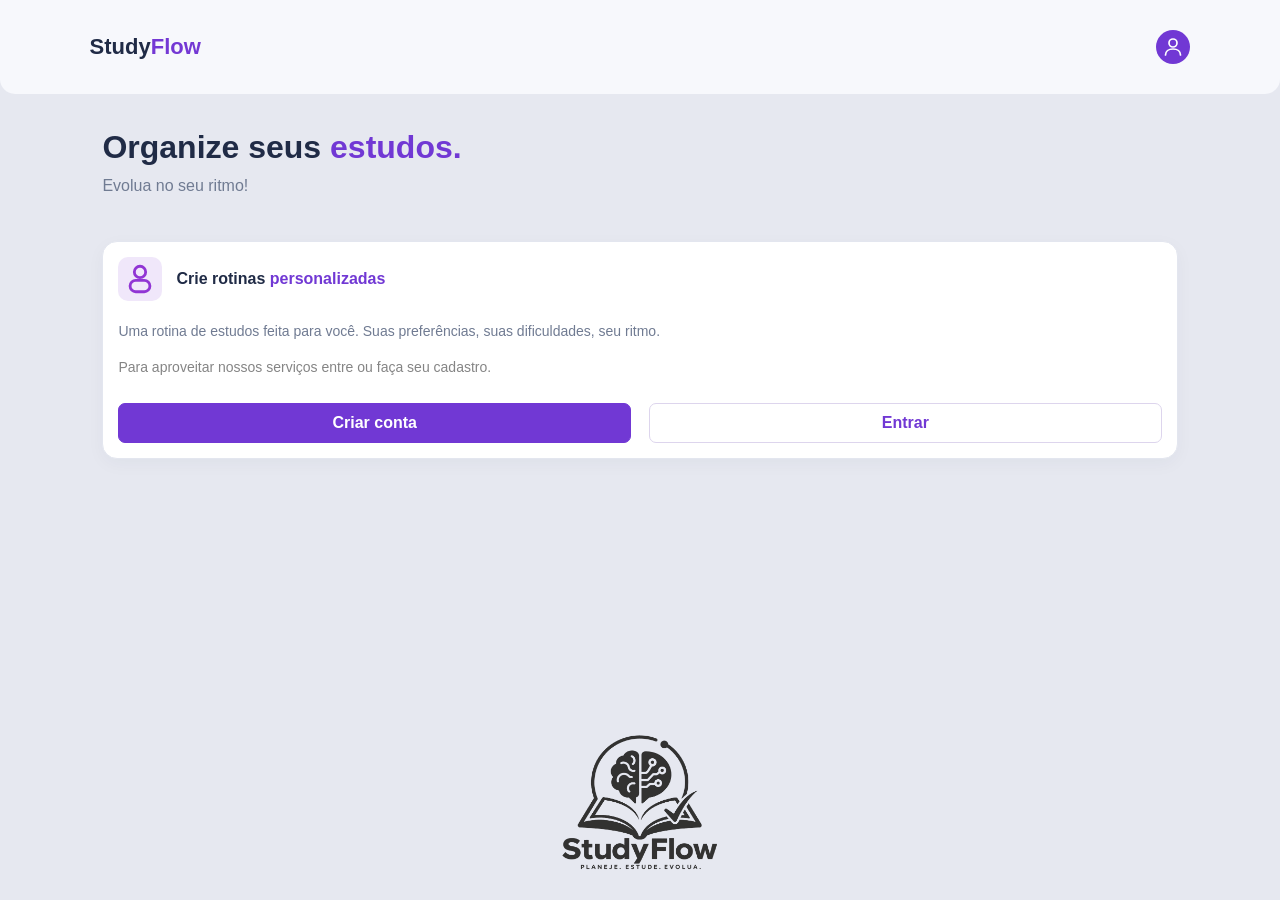
<file: index.html>
<!DOCTYPE html>
<html lang="pt-BR">
<head>
    <meta charset="UTF-8">
    <meta name="viewport" content="width=device-width, initial-scale=1.0">
    <title>StudyFlow</title>
    <link rel="stylesheet" href="style/global.css">
    <link rel="stylesheet" href="style/styleMain.css">
    <script src="script/storage.js" defer></script>
    <script src="script/header.js" defer></script>
    <script src="script/auth.js" defer></script>
    <script src="script/quiz.js" defer></script>
    <script src="script/rotina.js" defer></script>
    <link rel="icon" type="image/png" href="img/iconStudyFlow.png">
</head>
<body>

    <header class="header" id="appHeader"></header>

    <main class="main-content">

        <section id="visitorScreen">

            <div class="main-text">
                <h1>Organize seus <span>estudos.</span></h1>
                <p>Evolua no seu ritmo!</p>
            </div>

            <div class="card">

                <div class="card-title">
                    <div class="user-icon">
                        <svg viewBox="0 0 24 24" fill="none">
                            <circle cx="12" cy="7" r="4" stroke="#9135D4" stroke-width="2"/>
                            <rect x="5" y="13" width="14" height="8" rx="4" stroke="#9135D4" stroke-width="2"/>
                        </svg>
                    </div>
                    <h3>Crie rotinas <span>personalizadas</span></h3>
                </div>

                <p class="description">
                    Uma rotina de estudos feita para você.
                    Suas preferências, suas dificuldades, seu ritmo.
                </p>

                <p class="register-text">
                    Para aproveitar nossos serviços entre ou faça seu cadastro.
                </p>

                <div class="buttons">
                    <a href="pages/telaCadastro.html" class="button primary">Criar conta</a>
                    <a href="pages/telaLogin.html" class="button secondary">Entrar</a>
                </div>

            </div>

        </section>

        <section id="loggedScreen" hidden>

            <div class="main-text">
                <h1>Olá, <span id="mainUserName">Estudante</span>! 👋</h1>
                <p>Organize seus estudos e evolua no seu ritmo!</p>
            </div>

            <div class="card">

                <div class="card-title">
                    <div class="user-icon">
                        <svg viewBox="0 0 24 24" fill="none">
                            <rect x="3" y="3" width="18" height="18" rx="1" stroke="#9135D4" stroke-width="2"/>
                            <line x1="3" y1="4" x2="21" y2="4" stroke="#9135D4" stroke-width="3"/>
                            <line x1="3" y1="8" x2="16" y2="8" stroke="#8412d67a" stroke-width="2"/>
                            <line x1="3" y1="12" x2="10" y2="12" stroke="#8412d67a" stroke-width="2"/>
                            <line x1="3" y1="16" x2="13" y2="16" stroke="#8412d67a" stroke-width="2"/>
                        </svg>
                    </div>
                    <h3 id="loggedCardTitle">Sem <span>rotinas</span> ativas.</h3>
                </div>

                <p class="register-text" id="loggedCardDesc">
                    Defina suas preferências primeiro para criar suas rotinas personalizadas!
                </p>

                <div class="prefs-summary-pills" id="loggedPrefsSummary" hidden></div>

                <div class="buttons">
                    <a href="pages/telaPreferencias.html" class="button primary" id="loggedPrimaryAction">
                        Definir preferências
                    </a>
                    <a href="pages/telaPreferencias.html" class="button secondary" id="loggedSecondaryAction" hidden>
                        Editar preferências
                    </a>
                </div>

            </div>

        </section>

        <section id="routineScreen" class="routine-wrapper" hidden>

            <div class="main-text">
                <h1>Organize seus <span>estudos.</span></h1>
                <p>Evolua no seu ritmo!</p>
            </div>

            <div class="card routine-card-container">

                <div class="routine-title-row">
                    <div class="card-title">
                        <div class="routine-header-icon">
                            <svg viewBox="0 0 24 24" fill="none">
                                <rect x="3" y="4" width="18" height="17" rx="2" stroke="#555" stroke-width="1.8"/>
                                <path d="M3 9H21" stroke="#555" stroke-width="1.8"/>
                                <path d="M8 2V6M16 2V6" stroke="#555" stroke-width="1.8" stroke-linecap="round"/>
                                <path d="M7 12H9M12 12H14M17 12H18M7 16H9M12 16H14M17 16H18" stroke="#555" stroke-width="1.5" stroke-linecap="round"/>
                            </svg>
                        </div>
                        <h3>Sua <span>rotina</span> ativa</h3>
                    </div>

                    <span class="methodology-active-pill" id="activeMethodologyBadge">Metodologia: Pomodoro</span>
                </div>

                <div class="routine-cards-grid" id="routinePreviewGrid"></div>

                <div class="routine-card-footer">
                    <button type="button" class="button secondary routine-clear-btn" id="btnLimparRotina">
                        Limpar rotina
                    </button>
                    <a href="pages/telaPreferencias.html" class="button secondary routine-clear-btn">
                        Editar preferências
                    </a>
                    <a href="pages/telaRotinaCompleta.html" class="button primary routine-full-btn">
                        Ver rotina completa
                    </a>
                </div>

            </div>

        </section>

    </main>

    <footer class="footer">
        <div class="footer-logo">
            <img src="img/LogoStudyFlow.png" alt="Logo do StudyFlow">
        </div>
    </footer>

</body>
</html>
</file>
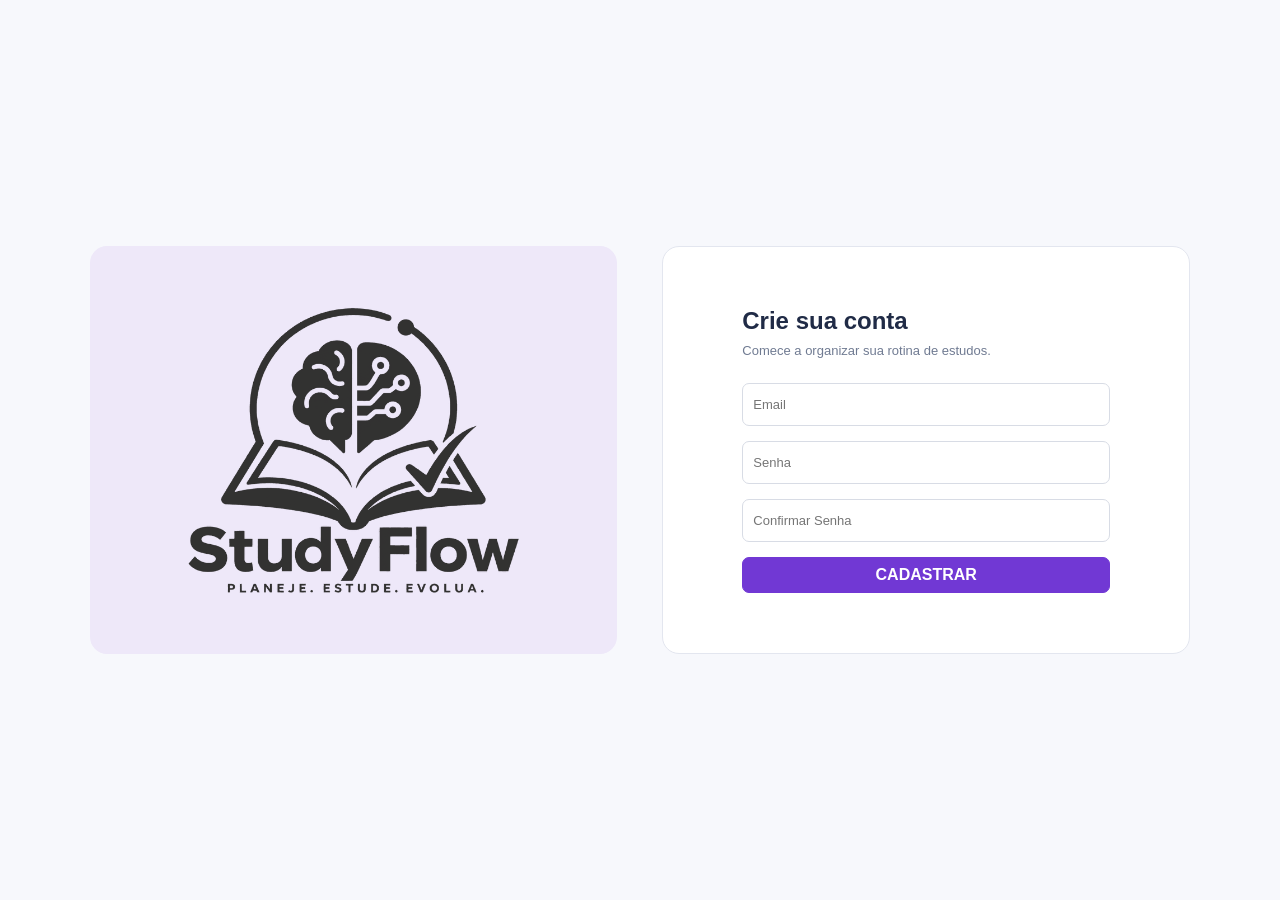
<file: pages/telaCadastro.html>
<!DOCTYPE html>
<html lang="pt-BR">
<head>
    <meta charset="UTF-8">
    <meta name="viewport" content="width=device-width, initial-scale=1.0">
    <title>Cadastro - StudyFlow</title>
    <link rel="stylesheet" href="../style/global.css">
    <link rel="stylesheet" href="../style/styleCadastro.css">
    <script src="../script/storage.js" defer></script>
    <script src="../script/auth.js" defer></script>
    <link rel="icon" type="image/png" href="../img/iconStudyFlow.png">
</head>
<body>

    <main class="auth-container">

        <section class="brand-panel">
            <img src="../img/LogoStudyFlow.png" alt="Logo do StudyFlow">
        </section>

        <section class="form-panel">

            <div class="form-content">

                <h2>Crie sua conta</h2>

                <p class="form-subtitle">
                    Comece a organizar sua rotina de estudos.
                </p>

                <form id="cadastroForm">

                    <input
                        type="text"
                        id="cadUsuario"
                        name="usuario"
                        placeholder="Email"
                        autocomplete="username"
                        required
                    >

                    <input
                        type="password"
                        id="cadSenha"
                        name="senha"
                        placeholder="Senha"
                        autocomplete="new-password"
                        required
                    >

                    <input
                        type="password"
                        id="cadConfirmarSenha"
                        name="confirmarSenha"
                        placeholder="Confirmar Senha"
                        autocomplete="new-password"
                        required
                    >

                    <button type="submit" class="button primary">
                        CADASTRAR
                    </button>

                </form>

            </div>

        </section>

    </main>

</body>
</html>
</file>
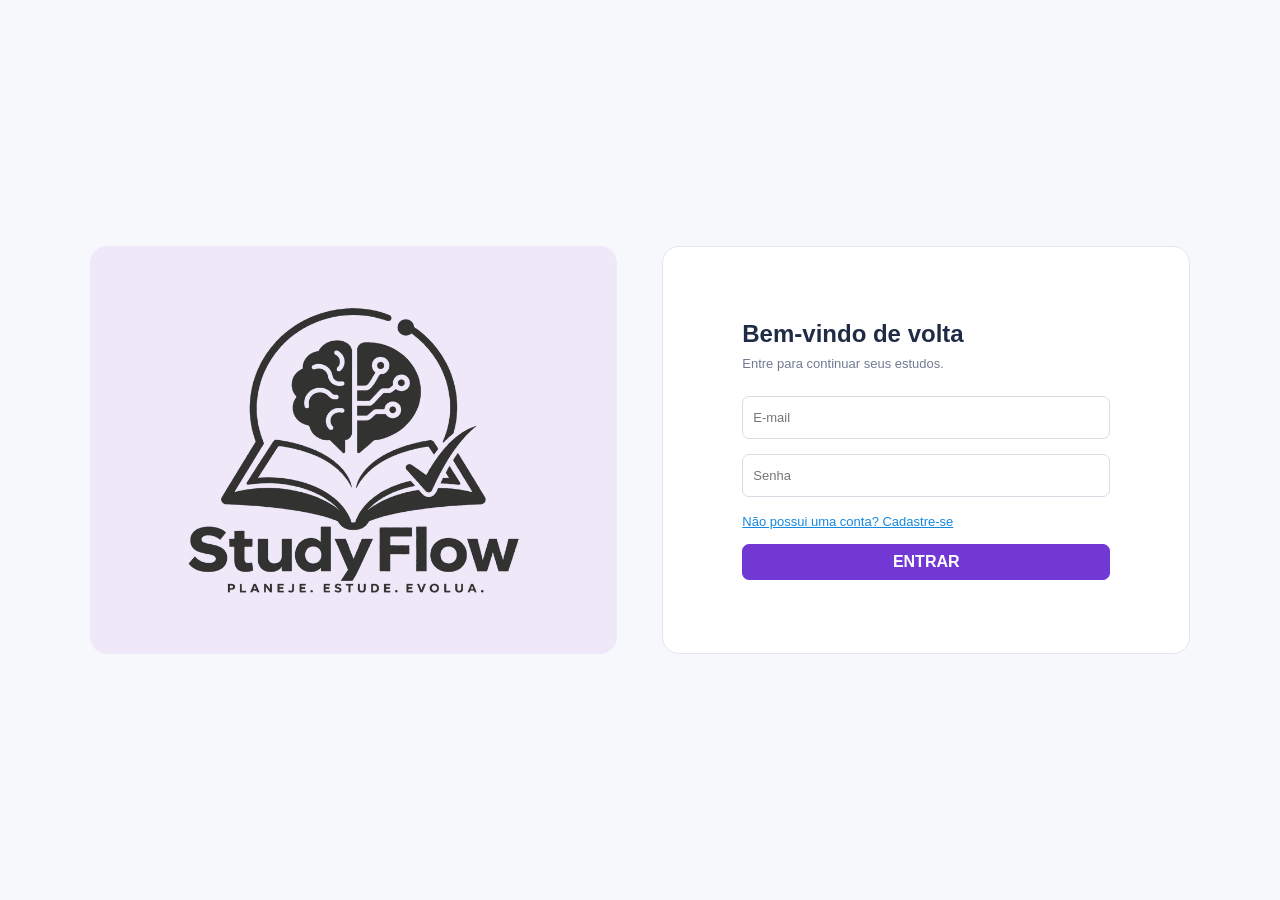
<file: pages/telaCriarRotina.html>
<!DOCTYPE html>
<html lang="pt-BR">
<head>
    <meta charset="UTF-8">
    <meta name="viewport" content="width=device-width, initial-scale=1.0">
    <title>Criar Rotina - StudyFlow</title>
    <link rel="stylesheet" href="../style/global.css">
    <link rel="stylesheet" href="../style/styleMain.css">
    <script src="../script/storage.js" defer></script>
    <script src="../script/header.js" defer></script>
    <script src="../script/auth.js" defer></script>
    <script src="../script/criar_rotina.js" defer></script>
    <link rel="icon" type="image/png" href="../img/iconStudyFlow.png">
</head>
<body>

    <header class="header" id="appHeader"></header>

    <main class="main-content split-layout">

        <section class="left-column">
            <div class="main-text">
                <h1 id="heading">Criando sua rotina <br><span>personalizada</span></h1>
                <p id="description">Escolha a metodologia de estudos que guiará suas sessões:</p>
            </div>
        </section>

        <section class="right-column">

            <div class="card" id="create-routine-card">

                <div class="screen active">
                    <h3 class="card-subtitle">Selecione uma <span>metodologia</span> de estudos</h3>

                    <div class="methods-list">
                        <label class="option-pill method-pill" data-description="Leitura ativa em cinco etapas: Explorar, Questionar, Ler, Recitar e Revisar o conteúdo.">
                            <input type="radio" name="metodo" value="SQ3R">
                            <span>SQ3R</span>
                        </label>
                        <label class="option-pill method-pill" data-description="Consolide o aprendizado explicando o assunto em voz alta com palavras simples.">
                            <input type="radio" name="metodo" value="Feynman">
                            <span>Feynman</span>
                        </label>
                        <label class="option-pill method-pill" data-description="Ciclos de estudo focado de 25 minutos intercalados com pausas curtas de 5 minutos.">
                            <input type="radio" name="metodo" value="Pomodoro">
                            <span>Pomodoro</span>
                        </label>
                    </div>
                    <div id="popup"></div>
                </div>

                <div class="screen">
                    <div class="subjects-grid" id="subjects-grid"></div>
                </div>

                <div class="screen">
                    <input id="file-input" type="file" accept=".pdf,.doc,.docx,.txt,.png,.jpg,.jpeg" multiple hidden>
                    <div class="files-list" id="files-list"></div>
                </div>

            </div>

            <div class="actions-bar">
                <button class="button secondary" id="add-files" type="button" hidden>
                    + Adicionar material
                </button>

                <div class="nav-buttons">
                    <button class="button secondary" id="back" type="button" hidden>
                        ← Voltar
                    </button>
                    <button class="button primary" id="next" type="button">
                        Avançar →
                    </button>
                </div>
            </div>

        </section>

    </main>

    <footer class="footer">
        <div class="footer-logo">
            <img src="../img/LogoStudyFlow.png" alt="Logo do StudyFlow">
        </div>
    </footer>

</body>
</html>
</file>
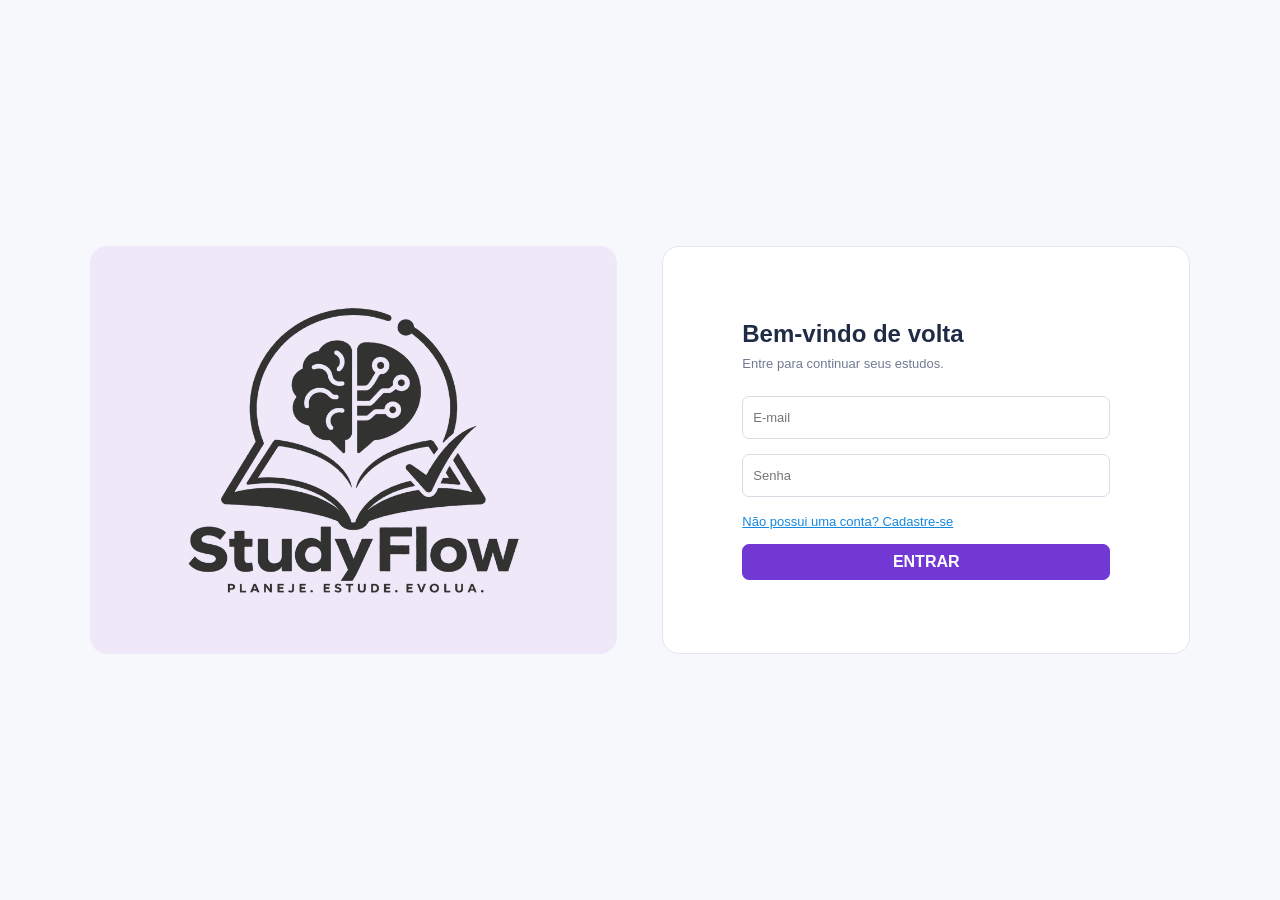
<file: pages/telaLogin.html>
<!DOCTYPE html>
<html lang="pt-BR">
<head>
    <meta charset="UTF-8">
    <meta name="viewport" content="width=device-width, initial-scale=1.0">
    <title>Login - StudyFlow</title>
    <link rel="stylesheet" href="../style/global.css">
    <link rel="stylesheet" href="../style/styleCadastro.css">
    <script src="../script/storage.js" defer></script>
    <script src="../script/auth.js" defer></script>
    <link rel="icon" type="image/png" href="../img/iconStudyFlow.png">
</head>
<body>

    <main class="auth-container">

        <section class="brand-panel">
            <img src="../img/LogoStudyFlow.png" alt="Logo do StudyFlow">
        </section>

        <section class="form-panel">
            <div class="form-content">
                <h2>Bem-vindo de volta</h2>
                <p class="form-subtitle">Entre para continuar seus estudos.</p>

                <form id="loginForm">
                    <input
                        type="text"
                        id="usuario"
                        name="usuario"
                        placeholder="E-mail"
                        autocomplete="username"
                        required
                    >

                    <input
                        type="password"
                        id="senha"
                        name="senha"
                        placeholder="Senha"
                        autocomplete="current-password"
                        required
                    >

                    <a href="telaCadastro.html" class="register-link">
                        Não possui uma conta? Cadastre-se
                    </a>

                    <button type="submit" class="button primary">ENTRAR</button>
                </form>
            </div>
        </section>

    </main>

</body>
</html>
</file>
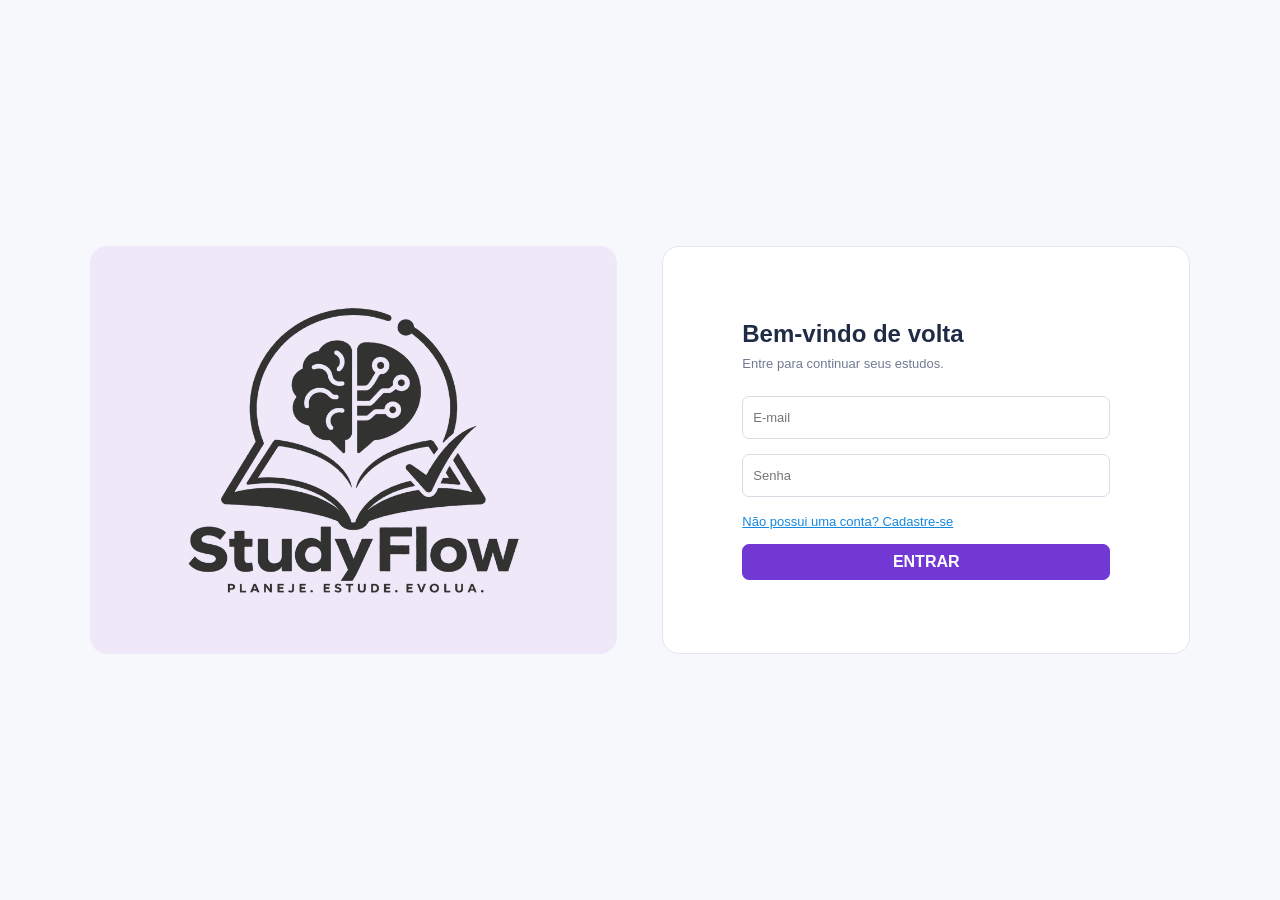
<file: pages/telaPreferencias.html>
<!DOCTYPE html>
<html lang="pt-BR">
<head>
    <meta charset="UTF-8">
    <meta name="viewport" content="width=device-width, initial-scale=1.0">
    <title>Preferências - StudyFlow</title>
    <link rel="stylesheet" href="../style/global.css">
    <link rel="stylesheet" href="../style/styleMain.css">
    <script src="../script/storage.js" defer></script>
    <script src="../script/header.js" defer></script>
    <script src="../script/auth.js" defer></script>
    <script src="../script/preferencias.js" defer></script>
    <link rel="icon" type="image/png" href="../img/iconStudyFlow.png">
</head>
<body>

    <header class="header" id="appHeader"></header>

    <main class="main-content split-layout">

        <section class="left-column">
            <div class="main-text">
                <h1 id="heading">Definindo suas <br><span>preferências</span></h1>
                <p id="description">Em quais dias da semana você consegue estudar:</p>
            </div>
        </section>

        <section class="right-column">

            <div class="card" id="main-card">

                <div class="screen active">
                    <div class="days-grid">
                        <label class="option-pill"><input type="checkbox" name="dias" value="domingo"><span>Domingo</span></label>
                        <label class="option-pill"><input type="checkbox" name="dias" value="segunda"><span>Segunda</span></label>
                        <label class="option-pill"><input type="checkbox" name="dias" value="terca"><span>Terça</span></label>
                        <label class="option-pill"><input type="checkbox" name="dias" value="quarta"><span>Quarta</span></label>
                        <label class="option-pill"><input type="checkbox" name="dias" value="quinta"><span>Quinta</span></label>
                        <label class="option-pill"><input type="checkbox" name="dias" value="sexta"><span>Sexta</span></label>
                        <label class="option-pill"><input type="checkbox" name="dias" value="sabado"><span>Sábado</span></label>
                    </div>
                </div>

                <div class="screen">
                    <h3 class="card-subtitle">Seu horário de estudos</h3>
                    <div class="time-row">
                        <div class="time-group">
                            <label for="start">Horário de início</label>
                            <input id="start" type="time">
                        </div>
                        <span class="time-sep">até</span>
                        <div class="time-group">
                            <label for="end">Horário de término</label>
                            <input id="end" type="time">
                        </div>
                    </div>
                </div>

                <div class="screen">
                    <div class="subjects-grid" id="difficulty-grid"></div>
                </div>

                <div class="screen">
                    <div class="goal-presets-wrap">
                        <span class="goal-presets-label">Sugestões rápidas (clique para adicionar):</span>
                        <div class="goal-chips-list">
                            <button type="button" class="goal-chip" data-meta="Revisões com foco no ENEM">
                                Revisões com foco no ENEM
                            </button>
                            <button type="button" class="goal-chip" data-meta="Estudo para seminário">
                                Estudo para seminário
                            </button>
                            <button type="button" class="goal-chip" data-meta="Preparação para provas bimestrais">
                                Preparação para provas bimestrais
                            </button>
                            <button type="button" class="goal-chip" data-meta="Reforço nas matérias com maior dificuldade">
                                Reforço nas matérias com maior dificuldade
                            </button>
                            <button type="button" class="goal-chip" data-meta="Simulados e resolução de questões anteriores">
                                Simulados e questões anteriores
                            </button>
                            <button type="button" class="goal-chip" data-meta="Preparação para vestibulares (FUVEST / UNICAMP)">
                                Vestibulares (FUVEST / UNICAMP)
                            </button>
                        </div>
                    </div>
                    <div class="goals-divider"></div>
                    <textarea id="goals" placeholder="Ou escreva aqui suas metas personalizadas de estudo..."></textarea>
                </div>

            </div>

            <div class="actions-bar">
                <div class="nav-buttons">
                    <button class="button secondary" id="back" type="button" hidden>
                        ← Voltar
                    </button>
                    <button class="button primary" id="next" type="button">
                        Avançar →
                    </button>
                </div>
            </div>

        </section>

    </main>

    <footer class="footer">
        <div class="footer-logo">
            <img src="../img/LogoStudyFlow.png" alt="Logo do StudyFlow">
        </div>
    </footer>

</body>
</html>
</file>
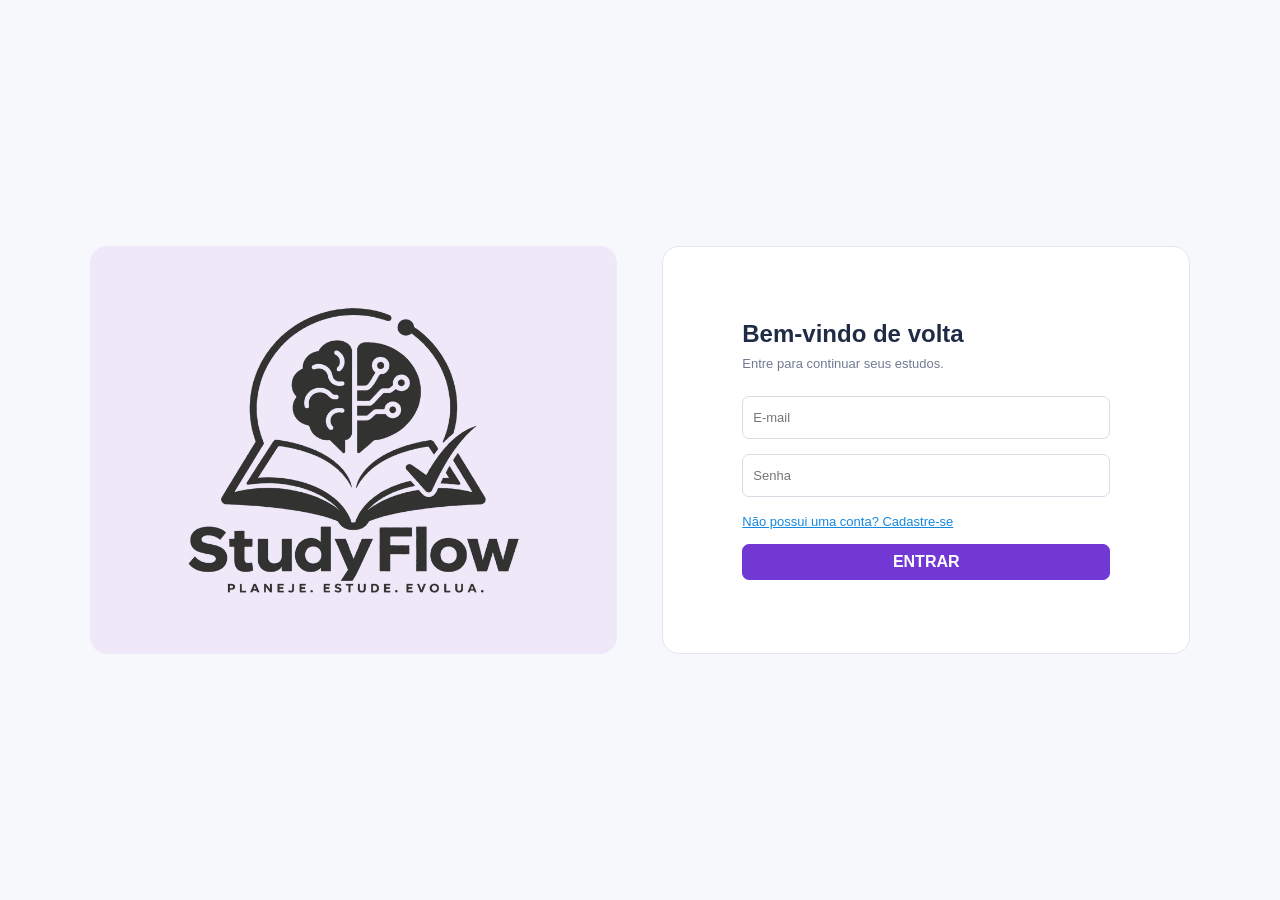
<file: pages/telaRotinaCompleta.html>
<!DOCTYPE html>
<html lang="pt-BR">
<head>
    <meta charset="UTF-8">
    <meta name="viewport" content="width=device-width, initial-scale=1.0">
    <title>Sua Rotina Personalizada - StudyFlow</title>
    <link rel="stylesheet" href="../style/global.css">
    <link rel="stylesheet" href="../style/styleMain.css">
    <script src="../script/storage.js" defer></script>
    <script src="../script/header.js" defer></script>
    <script src="../script/auth.js" defer></script>
    <script src="../script/quiz.js" defer></script>
    <script src="../script/rotina.js" defer></script>
    <link rel="icon" type="image/png" href="../img/iconStudyFlow.png">
</head>
<body>

    <header class="header" id="appHeader"></header>

    <main class="main-content full-routine-main">

        <div class="main-text full-routine-header full-routine-header-row">
            <div>
                <h1>Sua <span>Rotina</span> personalizada</h1>
                <p>Cheque, avalie suas sessões e altere sua rotina</p>
            </div>
            <span class="methodology-active-pill" id="fullRoutineMethodBadge">Metodologia ativa: Pomodoro</span>
        </div>

        <section class="routine-matrix-card" aria-label="Grade semanal da rotina">
            <div class="routine-matrix-scroll">
                <table class="routine-matrix-table">
                    <thead>
                        <tr>
                            <th>DOM.</th>
                            <th>SEG.</th>
                            <th>TER.</th>
                            <th>QUA.</th>
                            <th>QUI.</th>
                            <th>SEX.</th>
                            <th>SAB.</th>
                        </tr>
                    </thead>
                    <tbody id="fullRoutineBody"></tbody>
                </table>
            </div>
        </section>

        <section class="detailed-sessions-section" aria-label="Detalhamento das sessões de estudo">
            <h3 class="detailed-sessions-title">Detalhamento das <span>sessões</span> e metas</h3>
            <div class="detailed-sessions-list" id="fullRoutineDetailsList"></div>
        </section>

        <div class="full-routine-actions">
            <a href="../index.html" class="button primary full-routine-back-btn">
                Voltar ao início
            </a>
        </div>

    </main>

    <div class="slot-modal-backdrop" id="slotModal" hidden>
        <div class="slot-modal-card" role="dialog" aria-modal="true" aria-labelledby="slotModalTitle">
            <h3 id="slotModalTitle">Detalhes e edição do bloco</h3>
            <p class="slot-modal-subtitle" id="slotModalSubtitle"></p>

            <div class="slot-modal-details" id="slotModalDetails" hidden></div>

            <div class="slot-modal-quiz-wrap">
                <button type="button" class="button primary" id="slotQuizBtn">
                    Concluir sessão & Avaliar
                </button>
            </div>

            <label class="slot-modal-label" for="slotSubjectSelect">Alterar matéria deste horário:</label>
            <select class="slot-modal-select" id="slotSubjectSelect"></select>

            <div class="slot-modal-buttons">
                <button type="button" class="button secondary" id="slotClearBtn">Remover</button>
                <button type="button" class="button secondary" id="slotCancelBtn">Cancelar</button>
                <button type="button" class="button primary" id="slotSaveBtn">Salvar</button>
            </div>
        </div>
    </div>

    <footer class="footer full-routine-footer">
        <div class="footer-logo">
            <img src="../img/LogoStudyFlow.png" alt="Logo do StudyFlow">
        </div>
    </footer>

</body>
</html>
</file>
<file: style/global.css>
:root {
    --color-primary: #7138d4;
    --color-primary-hover: #5e2bb7;
    --color-primary-accent: #7438d4;
    --color-primary-soft: #eee8f9;
    --color-primary-soft-hover: #f5efff;
    --color-primary-border: #ddd5ed;
    --color-text-main: #202b46;
    --color-text-muted: #707b92;
    --color-border: #e3e6ef;
    --color-surface: #ffffff;
    --color-success: #10b981;
    --color-danger: #d43838;
    --font-base: Arial, Helvetica, sans-serif;
}

* {
    margin: 0;
    padding: 0;
    box-sizing: border-box;
}

body {
    font-family: var(--font-base);
    color: var(--color-text-main);
    min-height: 100vh;
    display: flex;
}

.buttons {
    display: flex;
    gap: 18px;
}

.button {
    width: 100%;
    min-height: 40px;
    display: flex;
    justify-content: center;
    align-items: center;
    text-decoration: none;
    font-size: 16px;
    font-weight: bold;
    border-radius: 7px;
    cursor: pointer;
    transition: 0.2s;
    margin-top: auto;
    padding: 8px 12px;
    text-align: center;
}

.button[hidden] {
    display: none;
}

.button:disabled {
    opacity: 0.65;
    cursor: not-allowed;
}

.primary {
    background-color: var(--color-primary);
    color: #ffffff;
    border: 1px solid var(--color-primary);
}

.primary:hover:not(:disabled) {
    background-color: var(--color-primary-hover);
}

.secondary {
    background-color: var(--color-surface);
    color: var(--color-primary);
    border: 1px solid var(--color-primary-border);
}

.secondary:hover:not(:disabled) {
    background-color: var(--color-primary-soft-hover);
}
</file>
<file: style/styleMain.css>
html {
    width: 100%;
    overflow-x: hidden;
}

body {
    background-color: hsl(228, 25%, 92%);
    flex-direction: column;
}

#popup {
    display: none;
    position: static;
    width: 100%;
    max-width: 440px;
    margin: 20px auto 0;
    padding: 14px 16px;
    font-size: 14px;
    line-height: 1.5;
    text-align: center;
    color: var(--color-text-main);
    background-color: #f6f2fc;
    border: 1px solid var(--color-primary-border);
    border-radius: 12px;
}

.header {
    width: 100%;
    padding: 30px 7%;
    border-radius: 0 0 15px 15px;
    background-color: #f7f8fc;
    display: flex;
    align-items: center;
    justify-content: space-between;
    gap: 15px;
}

.header-left {
    display: flex;
    align-items: center;
    gap: 28px;
    min-width: 0;
}

.menu-btn {
    background: transparent;
    border: none;
    color: #3a3c46;
    cursor: pointer;
    padding: 6px;
    display: grid;
    place-items: center;
    border-radius: 8px;
    transition: background 0.15s;
    flex-shrink: 0;
}

.menu-btn:hover {
    background: var(--color-primary-soft);
}

.logo-text {
    font-size: 22px;
    font-weight: bold;
}

.logo-text span {
    color: var(--color-primary-accent);
}

.main-content {
    width: min(84%, 1200px);
    margin: 35px auto 0;
}

.main-content.split-layout {
    width: min(90%, 1300px);
    margin: 40px auto 50px;
    display: flex;
    justify-content: space-between;
    align-items: flex-start;
    gap: 45px;
}

.main-text {
    min-width: 0;
}

.main-text h1,
.main-text h3 {
    font-size: clamp(25px, 2.5vw, 34px);
    font-weight: bold;
    margin-bottom: 8px;
}

.split-layout .main-text h1 {
    line-height: 1.2;
    margin-bottom: 14px;
}

.main-text h1 span,
.main-text span {
    color: var(--color-primary);
}

.main-text p {
    color: var(--color-text-muted);
    font-size: 16px;
    line-height: 1.5;
}

.split-layout .main-text p {
    font-size: 15px;
}

.card {
    background-color: var(--color-surface);
    border: 1px solid var(--color-border);
    border-radius: 15px;
    padding: 15px;
    margin-top: 43px;
    min-height: 210px;
    box-shadow: 0 5px 18px rgba(30, 40, 70, 0.04);
}

.split-layout .card {
    margin-top: 0;
    padding: 32px;
    min-height: 330px;
    display: flex;
    flex-direction: column;
    justify-content: center;
}

.card.no-card {
    background: transparent;
    border: none;
    box-shadow: none;
    padding: 0;
    min-height: unset;
}

.card-title {
    display: flex;
    align-items: center;
    gap: 14px;
    margin-bottom: 20px;
}

.user-icon {
    background-color: #f0e7fa;
    width: 44px;
    height: 44px;
    border-radius: 10px;
    padding: 5px;
    flex-shrink: 0;
}

.user-icon svg {
    width: 100%;
    height: 100%;
}

.card-title h3 {
    font-size: 16px;
    font-weight: bold;
    margin-bottom: 0;
}

.card-title h3 span {
    color: var(--color-primary);
}

.description {
    color: var(--color-text-muted);
    font-size: 14px;
    margin-bottom: 15px;
    line-height: 1.5;
}

.register-text {
    color: #858585;
    font-size: 14px;
    margin-bottom: 25px;
    line-height: 1.5;
}

.rotina {
    margin-top: 30px;
    width: 100%;
    padding: 10px;
    background-color: var(--color-surface);
    border-radius: 10px;
    min-height: 210px;
}

.rotina h3 {
    font-size: 16px;
    font-weight: bold;
    margin-bottom: 8px;
}

.rotina span {
    color: var(--color-primary-accent);
}

.split-layout .button {
    width: auto;
    min-height: 40px;
    padding: 0 22px;
    font-size: 14px;
    border-radius: 8px;
    margin-top: 0;
}

.left-column {
    flex: 0 1 38%;
    min-width: 0;
    display: flex;
    flex-direction: column;
}

.right-column {
    flex: 1 1 62%;
    min-width: 0;
    display: flex;
    flex-direction: column;
}

.screen {
    display: none;
    width: 100%;
}

.screen.active {
    display: block;
}

.card-subtitle {
    font-size: 16px;
    font-weight: bold;
    margin-bottom: 24px;
    color: var(--color-text-main);
}

.card-subtitle span {
    color: var(--color-primary);
}

.option-pill {
    cursor: pointer;
    display: block;
}

.option-pill input {
    display: none;
}

.option-pill span {
    display: flex;
    align-items: center;
    justify-content: center;
    background-color: var(--color-primary-soft);
    color: var(--color-text-main);
    font-size: 14px;
    font-weight: bold;
    padding: 14px 10px;
    border-radius: 10px;
    border: 2px solid transparent;
    transition: 0.2s;
    text-align: center;
    min-height: 48px;
}

.option-pill span:hover {
    background-color: #e3d8f7;
}

.option-pill input:checked + span {
    background-color: #dfd2f7;
    border-color: var(--color-primary);
    color: var(--color-primary);
}

.days-grid {
    display: grid;
    grid-template-columns: repeat(2, minmax(0, 1fr));
    gap: 16px 20px;
}

.subjects-grid {
    display: grid;
    grid-template-columns: repeat(3, minmax(0, 1fr));
    gap: 14px 18px;
}

.time-row {
    display: flex;
    align-items: flex-end;
    gap: 16px;
}

.time-group {
    flex: 1;
    min-width: 0;
}

.time-group label {
    display: block;
    font-size: 13px;
    font-weight: bold;
    margin-bottom: 8px;
    color: var(--color-text-main);
}

.time-group input {
    width: 100%;
    height: 44px;
    padding: 0 10px;
    border: 1px solid #d8dce5;
    border-radius: 8px;
    font-size: 15px;
    text-align: center;
    outline: none;
}

.time-group input:focus {
    border-color: var(--color-primary);
}

.time-sep {
    font-size: 14px;
    font-weight: bold;
    padding-bottom: 13px;
}

textarea {
    width: 100%;
    min-height: 250px;
    border: none;
    resize: vertical;
    font-family: var(--font-base);
    font-size: 14px;
    color: var(--color-text-main);
    outline: none;
    padding: 5px;
}

textarea::placeholder {
    color: var(--color-text-muted);
}

#create-routine-card {
    min-height: 430px;
    padding: 40px 36px;
}

.methods-list {
    display: flex;
    flex-direction: column;
    align-items: center;
    gap: 18px;
    width: 100%;
}

.method-pill {
    width: 100%;
    max-width: 440px;
}

.method-pill span {
    min-height: 58px;
    padding: 16px 18px;
    font-size: 16px;
}

.files-list {
    display: flex;
    flex-direction: column;
    gap: 14px;
}

.files-list:empty {
    display: none;
}

.file-card {
    background-color: var(--color-surface);
    border: 1px solid var(--color-border);
    border-radius: 12px;
    padding: 12px 16px;
    display: flex;
    align-items: center;
    gap: 14px;
    min-width: 0;
}

.file-icon {
    width: 42px;
    height: 42px;
    background-color: #f0e7fa;
    border-radius: 10px;
    display: flex;
    align-items: center;
    justify-content: center;
    font-size: 20px;
    flex-shrink: 0;
}

.file-info {
    flex: 1;
    min-width: 0;
    display: flex;
    flex-direction: column;
    gap: 3px;
}

.file-info strong {
    font-size: 14px;
    color: var(--color-text-main);
    overflow-wrap: anywhere;
}

.file-info span {
    font-size: 12px;
    color: var(--color-text-muted);
}

.remove-file {
    background: transparent;
    border: none;
    font-size: 20px;
    color: #858585;
    cursor: pointer;
    padding: 4px 8px;
    flex-shrink: 0;
}

.remove-file:hover {
    color: var(--color-danger);
}

.actions-bar {
    margin-top: 20px;
    display: flex;
    flex-direction: column;
    align-items: flex-end;
    gap: 14px;
}

.nav-buttons {
    display: flex;
    gap: 14px;
}

.main-content {
    width: min(84%, 1200px);
    margin: 35px auto 0;
    padding-bottom: 24px;
}

.footer {
    margin-top: auto;
    width: 100%;
    padding: 32px 7% 28px;
    display: flex;
    align-items: center;
    justify-content: center;
    gap: 20px;
}

.footer-icon:hover {
    background-color: #8b44eebe;
}

.footer-icon svg {
    width: 100%;
    height: 100%;
}

.footer-logo {
    position: static;
    transform: none;
    display: flex;
    justify-content: center;
    align-items: center;
    width: 100%;
    max-width: 210px;
}

.footer-logo img {
    width: 100%;
    max-width: 210px;
    height: auto;
    display: block;
}

@media (max-width: 1024px) {
    .main-content {
        width: 90%;
    }

    .main-content.split-layout {
        width: 92%;
        gap: 25px;
    }

    .split-layout .card {
        padding: 24px;
    }

    .left-column {
        flex-basis: 40%;
    }

    .right-column {
        flex-basis: 60%;
    }

    .subjects-grid {
        grid-template-columns: repeat(2, minmax(0, 1fr));
    }

    .footer-logo {
        max-width: 40%;
    }

    .footer-logo img {
        width: 200px;
    }
}

@media (max-width: 768px) {
    .header {
        padding: 22px 5%;
    }

    .main-content {
        width: 90%;
        margin-top: 30px;
    }

    .main-content.split-layout {
        width: 90%;
        margin: 28px auto 40px;
        flex-direction: column;
        gap: 28px;
    }

    .left-column,
    .right-column {
        width: 100%;
        flex: 1 1 auto;
    }

    .split-layout .card {
        padding: 24px;
        min-height: unset;
    }

    .main-text h1,
    .main-text h3 {
        font-size: 28px;
    }

    .subjects-grid {
        grid-template-columns: repeat(2, minmax(0, 1fr));
    }

    .time-row {
        flex-direction: column;
        align-items: stretch;
        gap: 12px;
    }

    .time-sep {
        text-align: center;
        padding: 0;
    }

    .nav-buttons {
        width: 100%;
    }

    .nav-buttons .button {
        flex: 1;
    }

    .actions-bar {
        align-items: stretch;
    }

    .footer {
        padding: 25px 5%;
    }

    .footer-icon {
        width: 55px;
    }

    .footer-logo {
        max-width: 38%;
        bottom: 25px;
    }

    .footer-logo img {
        width: 170px;
    }
}

@media (max-width: 600px) {
    .header {
        padding: 18px 5%;
    }

    .header-left {
        gap: 15px;
    }

    .logo-text {
        font-size: 19px;
    }

    .profile-button {
        width: 32px;
        height: 32px;
    }

    .main-content {
        width: 90%;
        margin-top: 30px;
    }

    .main-content.split-layout {
        width: 90%;
        margin-top: 25px;
        gap: 22px;
    }

    .main-text h1,
    .main-text h3 {
        font-size: 25px;
    }

    .main-text p {
        font-size: 14px;
    }

    .card {
        margin-top: 25px;
        padding: 18px;
    }

    .split-layout .card {
        padding: 18px;
    }

    .card-title {
        gap: 10px;
    }

    .card-title h3 {
        font-size: 15px;
    }

    .description,
    .register-text {
        font-size: 13px;
        line-height: 1.6;
    }

    .buttons {
        flex-direction: column;
        gap: 10px;
    }

    .button {
        width: 100%;
        min-height: 44px;
        font-size: 14px;
    }

    .split-layout .button {
        width: 100%;
    }

    .subjects-grid,
    .days-grid {
        grid-template-columns: 1fr;
        gap: 12px;
    }

    .option-pill span {
        padding: 12px;
        font-size: 13px;
    }

    .time-group input {
        height: 46px;
    }

    textarea {
        min-height: 180px;
    }

    .file-card {
        padding: 10px;
        gap: 10px;
    }

    .file-icon {
        width: 36px;
        height: 36px;
    }

    .file-info strong {
        font-size: 12px;
    }

    .file-info span {
        font-size: 11px;
    }

    .nav-buttons {
        flex-direction: column;
        gap: 10px;
    }

    .actions-bar {
        width: 100%;
    }

    .footer {
        padding: 22px 5%;
        gap: 10px;
        align-items: center;
        min-height: 110px;
    }

    .footer-icon {
        width: 42px;
        height: 42px;
    }

    .footer-logo {
        left: 50%;
        bottom: 22px;
        transform: translateX(-50%);
        width: 38%;
        max-width: 145px;
    }

    .footer-logo img {
        width: 100%;
        max-width: 145px;
    }
}

@media (max-width: 360px) {
    .logo-text {
        font-size: 17px;
    }

    .header-left {
        gap: 9px;
    }

    .main-text h1,
    .main-text h3 {
        font-size: 22px;
    }

    .split-layout .card {
        padding: 14px;
    }

    .footer {
        min-height: 100px;
    }

    .footer-icon {
        width: 38px;
        height: 38px;
    }

    .footer-logo {
        width: 36%;
        max-width: 120px;
        bottom: 20px;
    }

    .footer-logo img {
        max-width: 120px;
    }

    .nav-buttons .button {
        font-size: 13px;
    }
}

.profile-wrapper {
    position: relative;
    display: inline-flex;
    align-items: center;
}

.profile-button {
    position: relative;
    background-color: var(--color-primary);
    width: 34px;
    height: 34px;
    border: none;
    border-radius: 50%;
    padding: 5px;
    cursor: pointer;
    flex-shrink: 0;
    transition: transform 0.2s, box-shadow 0.2s, background-color 0.2s;
}

.profile-button svg {
    width: 100%;
    height: 100%;
}

.profile-button:hover {
    background-color: var(--color-primary-hover);
    transform: scale(1.05);
}

.profile-button:active {
    transform: scale(0.96);
}

.profile-online-badge {
    position: absolute;
    bottom: -1px;
    right: -1px;
    width: 10px;
    height: 10px;
    background-color: var(--color-success);
    border: 2px solid var(--color-surface);
    border-radius: 50%;
}

.profile-dropdown {
    position: absolute;
    top: calc(100% + 14px);
    right: 0;
    width: 320px;
    background: var(--color-surface);
    border: 1px solid var(--color-border);
    border-radius: 16px;
    box-shadow: 0 12px 35px rgba(32, 43, 70, 0.15);
    padding: 20px;
    z-index: 1000;
    animation: profileFadeIn 0.22s ease-out;
}

@keyframes profileFadeIn {
    from {
        opacity: 0;
        transform: translateY(-8px);
    }
    to {
        opacity: 1;
        transform: translateY(0);
    }
}

.profile-dropdown[hidden] {
    display: none !important;
}

.profile-card-header {
    display: flex;
    align-items: center;
    gap: 14px;
    margin-bottom: 14px;
}

.profile-avatar {
    width: 50px;
    height: 50px;
    border-radius: 50%;
    background: linear-gradient(135deg, #9135d4, var(--color-primary));
    color: var(--color-surface);
    display: flex;
    align-items: center;
    justify-content: center;
    font-size: 19px;
    font-weight: bold;
    flex-shrink: 0;
    box-shadow: 0 4px 12px rgba(113, 56, 212, 0.25);
    letter-spacing: 0.5px;
}

.profile-avatar.visitor {
    background: var(--color-primary-soft);
    color: var(--color-primary);
    box-shadow: none;
}

.profile-avatar.visitor svg {
    width: 26px;
    height: 26px;
}

.profile-user-info {
    flex: 1;
    min-width: 0;
}

.profile-name {
    font-size: 16px;
    font-weight: bold;
    color: var(--color-text-main);
    margin-bottom: 2px;
    overflow: hidden;
    text-overflow: ellipsis;
    white-space: nowrap;
}

.profile-email {
    font-size: 12px;
    color: var(--color-text-muted);
    margin-bottom: 6px;
    overflow: hidden;
    text-overflow: ellipsis;
    white-space: nowrap;
}

.profile-badge {
    display: inline-block;
    padding: 3px 8px;
    background-color: var(--color-primary-soft);
    color: var(--color-primary);
    font-size: 11px;
    font-weight: bold;
    border-radius: 6px;
}

.profile-divider {
    height: 1px;
    background-color: #eef1f6;
    border: none;
    margin: 12px 0;
}

.profile-details-list {
    display: flex;
    flex-direction: column;
    gap: 8px;
    margin-bottom: 14px;
}

.profile-detail-row {
    display: flex;
    justify-content: space-between;
    align-items: center;
    font-size: 13px;
}

.profile-detail-label {
    color: var(--color-text-muted);
}

.profile-detail-value {
    font-weight: bold;
    color: var(--color-text-main);
}

.profile-status-online {
    color: var(--color-success);
    font-weight: bold;
    display: flex;
    align-items: center;
    gap: 6px;
}

.profile-status-dot {
    width: 8px;
    height: 8px;
    border-radius: 50%;
    background-color: var(--color-success);
    display: inline-block;
    box-shadow: 0 0 0 2px rgba(16, 185, 129, 0.2);
}

.profile-actions {
    display: flex;
    flex-direction: column;
    gap: 10px;
}

.profile-link-btn {
    display: flex;
    align-items: center;
    justify-content: center;
    gap: 8px;
    padding: 10px 14px;
    border-radius: 8px;
    font-size: 13px;
    font-weight: bold;
    text-decoration: none;
    background-color: #f7f8fc;
    color: var(--color-text-main);
    border: 1px solid var(--color-border);
    transition: 0.15s;
}

.profile-link-btn:hover {
    background-color: var(--color-primary-soft);
    color: var(--color-primary);
    border-color: var(--color-primary-border);
}

.profile-link-btn svg {
    stroke: currentColor;
    flex-shrink: 0;
}

.logout-btn {
    width: 100%;
    display: flex;
    align-items: center;
    justify-content: center;
    gap: 8px;
    padding: 10px 14px;
    border-radius: 8px;
    font-size: 14px;
    font-weight: bold;
    cursor: pointer;
    background-color: #fff1f1;
    color: var(--color-danger);
    border: 1px solid #fbd5d5;
    transition: 0.15s;
}

.logout-btn:hover {
    background-color: var(--color-danger);
    color: var(--color-surface);
    border-color: var(--color-danger);
}

.logout-btn svg {
    stroke: currentColor;
    flex-shrink: 0;
}

.profile-visitor-msg {
    font-size: 13px;
    color: var(--color-text-muted);
    line-height: 1.5;
    margin-bottom: 14px;
}

.profile-visitor-buttons {
    display: flex;
    gap: 10px;
}

.profile-visitor-buttons .button {
    font-size: 13px;
    min-height: 38px;
    padding: 6px 10px;
}

@media (max-width: 600px) {
    .profile-dropdown {
        position: fixed;
        top: 75px;
        left: 5%;
        right: 5%;
        width: 90%;
        max-width: 330px;
        margin: 0 auto;
    }
}

.routine-wrapper {
    width: 100%;
    max-width: 960px;
    margin: 0 auto;
    display: flex;
    flex-direction: column;
    align-items: flex-start;
}

.routine-wrapper .main-text {
    width: 100%;
    text-align: left;
    margin-bottom: 20px;
}

.card.routine-card-container {
    width: 100%;
    max-width: 960px;
    margin-top: 0;
    padding: 32px 36px;
    border-radius: 20px;
    background: var(--color-surface);
    box-shadow: 0 8px 28px rgba(34, 24, 68, 0.06);
}

.routine-header-icon {
    width: 44px;
    height: 44px;
    border-radius: 12px;
    background-color: #f1edfa;
    display: flex;
    align-items: center;
    justify-content: center;
    flex-shrink: 0;
}

.routine-header-icon svg {
    width: 24px;
    height: 24px;
}

.routine-cards-grid {
    display: grid;
    grid-template-columns: repeat(3, minmax(0, 1fr));
    gap: 22px;
    margin-top: 24px;
    margin-bottom: 28px;
}

.routine-item-card {
    background-color: #f1edfa;
    border-radius: 12px;
    padding: 18px 20px;
    display: flex;
    align-items: center;
    gap: 16px;
    transition: transform 0.2s ease, box-shadow 0.2s ease;
}

.routine-item-card:hover {
    transform: translateY(-2px);
    box-shadow: 0 6px 16px rgba(113, 56, 212, 0.12);
}

.routine-item-icon {
    width: 46px;
    height: 46px;
    border-radius: 10px;
    background-color: #e6dff7;
    display: flex;
    align-items: center;
    justify-content: center;
    flex-shrink: 0;
}

.routine-item-icon svg {
    width: 24px;
    height: 24px;
}

.routine-item-info {
    display: flex;
    flex-direction: column;
    text-align: left;
    line-height: 1.3;
    min-width: 0;
}

.routine-item-day {
    font-size: 0.72rem;
    color: #6b6878;
    font-weight: 500;
}

.routine-item-time {
    font-size: 0.78rem;
    color: #3d3a4b;
    font-weight: 600;
    margin: 2px 0;
}

.routine-item-subject {
    font-size: 1.05rem;
    color: #242132;
    font-weight: 700;
    overflow: hidden;
    text-overflow: ellipsis;
    white-space: nowrap;
}

.routine-card-footer {
    display: flex;
    justify-content: flex-end;
    align-items: center;
    gap: 14px;
    flex-wrap: wrap;
}

.button.routine-clear-btn {
    width: auto;
    min-width: 170px;
    margin-top: 0;
    text-align: center;
    padding: 12px 22px;
    border-radius: 10px;
}

.button.routine-full-btn {
    width: auto;
    min-width: 240px;
    margin-top: 0;
    text-align: center;
    padding: 12px 28px;
    border-radius: 10px;
}

@media (max-width: 820px) {
    .routine-cards-grid {
        grid-template-columns: 1fr;
    }

    .routine-card-footer {
        flex-direction: column;
        align-items: stretch;
    }

    .button.routine-clear-btn,
    .button.routine-full-btn {
        width: 100%;
    }
}

.full-routine-main {
    width: min(88%, 1120px);
    margin: 36px auto 0;
}

.full-routine-header {
    margin-bottom: 24px;
}

.full-routine-header h1 {
    font-size: clamp(26px, 2.8vw, 34px);
    color: var(--color-text-main);
}

.full-routine-header p {
    color: var(--color-text-muted);
    font-size: 14px;
    margin-top: 4px;
}

.routine-matrix-card {
    background-color: var(--color-surface);
    border: 1px solid var(--color-border);
    border-radius: 16px;
    box-shadow: 0 6px 22px rgba(30, 40, 70, 0.05);
    overflow: hidden;
}

.routine-matrix-scroll {
    width: 100%;
    overflow-x: auto;
}

.routine-matrix-table {
    width: 100%;
    min-width: 680px;
    border-collapse: collapse;
    table-layout: fixed;
}

.routine-matrix-table thead th {
    padding: 14px 8px;
    font-size: 11px;
    font-weight: 700;
    letter-spacing: 0.4px;
    color: #4b5568;
    text-transform: uppercase;
    border-bottom: 1px solid #e5e8f0;
    border-right: 1px solid #e5e8f0;
    background-color: var(--color-surface);
}

.routine-matrix-table thead th:last-child {
    border-right: none;
}

.routine-matrix-table tbody td {
    height: 82px;
    padding: 8px;
    vertical-align: middle;
    text-align: center;
    border-bottom: 1px solid #e5e8f0;
    border-right: 1px solid #e5e8f0;
    background-color: var(--color-surface);
}

.routine-matrix-table tbody tr:last-child td {
    border-bottom: none;
}

.routine-matrix-table tbody td:last-child {
    border-right: none;
}

.routine-slot-btn {
    width: 100%;
    height: 100%;
    border: none;
    background: transparent;
    cursor: pointer;
    display: flex;
    flex-direction: column;
    align-items: center;
    justify-content: center;
    gap: 5px;
    border-radius: 10px;
    padding: 4px;
    transition: transform 0.15s ease, background-color 0.15s ease;
}

.routine-slot-btn:hover {
    background-color: #f7f4fd;
    transform: translateY(-1px);
}

.routine-slot-icon {
    width: 34px;
    height: 34px;
    border-radius: 8px;
    background-color: var(--color-primary-soft);
    display: flex;
    align-items: center;
    justify-content: center;
}

.routine-slot-icon svg {
    width: 19px;
    height: 19px;
}

.routine-slot-label {
    font-size: 11px;
    font-weight: 600;
    color: #5b6275;
    line-height: 1.1;
}

.routine-slot-empty {
    width: 100%;
    height: 100%;
    border: none;
    background: transparent;
    cursor: pointer;
    border-radius: 8px;
    transition: background-color 0.15s ease;
}

.routine-slot-empty:hover {
    background-color: #f5f3fa;
}

.full-routine-actions {
    margin-top: 22px;
    display: flex;
    justify-content: flex-start;
}

.button.full-routine-back-btn {
    width: auto;
    min-width: 245px;
    margin-top: 0;
    padding: 11px 28px;
    border-radius: 8px;
    font-size: 14px;
}

.full-routine-footer {
    justify-content: flex-end;
}

.slot-modal-backdrop {
    position: fixed;
    inset: 0;
    background: rgba(24, 28, 46, 0.45);
    display: flex;
    align-items: center;
    justify-content: center;
    padding: 16px;
    z-index: 2000;
}

.slot-modal-backdrop[hidden] {
    display: none;
}

.slot-modal-card {
    width: 100%;
    max-width: 380px;
    background: var(--color-surface);
    border-radius: 16px;
    padding: 24px;
    box-shadow: 0 16px 40px rgba(24, 28, 46, 0.22);
}

.slot-modal-card h3 {
    font-size: 18px;
    color: var(--color-text-main);
    margin-bottom: 4px;
}

.slot-modal-subtitle {
    font-size: 13px;
    color: var(--color-text-muted);
    margin-bottom: 16px;
}

.slot-modal-label {
    display: block;
    font-size: 13px;
    font-weight: bold;
    color: var(--color-text-main);
    margin-bottom: 8px;
}

.slot-modal-select {
    width: 100%;
    height: 42px;
    border-radius: 8px;
    border: 1px solid #d8dce5;
    padding: 0 12px;
    font-size: 14px;
    color: var(--color-text-main);
    background: var(--color-surface);
    margin-bottom: 20px;
}

.slot-modal-buttons {
    display: flex;
    gap: 10px;
    justify-content: flex-end;
}

.slot-modal-buttons .button {
    width: auto;
    min-height: 38px;
    padding: 0 14px;
    font-size: 13px;
    margin-top: 0;
}

@media (max-width: 600px) {
    .button.full-routine-back-btn {
        width: 100%;
    }
}

.goal-presets-wrap {
    margin-bottom: 14px;
}

.goal-presets-label {
    display: block;
    font-size: 12px;
    font-weight: bold;
    color: var(--color-text-muted);
    margin-bottom: 8px;
}

.goal-chips-list {
    display: flex;
    flex-wrap: wrap;
    gap: 8px;
}

.goal-chip {
    background-color: var(--color-primary-soft);
    color: var(--color-primary);
    border: 1px solid var(--color-primary-border);
    border-radius: 999px;
    padding: 7px 13px;
    font-size: 12px;
    font-weight: bold;
    cursor: pointer;
    transition: 0.18s ease;
}

.goal-chip:hover {
    background-color: #e2d4f8;
}

.goal-chip.selected {
    background-color: var(--color-primary);
    color: #ffffff;
    border-color: var(--color-primary);
}

.goals-divider {
    height: 1px;
    background-color: #eef1f6;
    margin-bottom: 10px;
}

.prefs-summary-pills {
    display: flex;
    flex-direction: column;
    gap: 6px;
    background-color: #f7f4fd;
    border: 1px solid var(--color-primary-border);
    border-radius: 10px;
    padding: 12px 14px;
    margin-bottom: 20px;
    font-size: 13px;
    color: var(--color-text-main);
}

.routine-title-row {
    display: flex;
    align-items: center;
    justify-content: space-between;
    gap: 12px;
    flex-wrap: wrap;
    margin-bottom: 10px;
}

.routine-title-row .card-title {
    margin-bottom: 0;
}

.methodology-active-pill {
    display: inline-flex;
    align-items: center;
    padding: 6px 12px;
    border-radius: 999px;
    background-color: var(--color-primary-soft);
    color: var(--color-primary);
    border: 1px solid var(--color-primary-border);
    font-size: 12px;
    font-weight: bold;
}

.routine-item-card {
    flex-direction: column;
    align-items: stretch;
    justify-content: space-between;
    gap: 12px;
}

.routine-item-top {
    display: flex;
    align-items: center;
    gap: 14px;
}

.routine-item-theme {
    font-size: 12px;
    font-weight: bold;
    color: var(--color-primary);
    background-color: #ffffff;
    border: 1px solid var(--color-primary-border);
    border-radius: 8px;
    padding: 6px 10px;
    line-height: 1.35;
}

.routine-item-desc {
    font-size: 12px;
    color: #4b5064;
    line-height: 1.5;
    margin: 0;
}

.button.routine-quiz-btn {
    min-height: 36px;
    font-size: 12px;
    padding: 7px 12px;
    border-radius: 8px;
    margin-top: auto;
}

.full-routine-header-row {
    display: flex;
    align-items: flex-end;
    justify-content: space-between;
    gap: 14px;
    flex-wrap: wrap;
}

.detailed-sessions-section {
    margin-top: 28px;
}

.detailed-sessions-title {
    font-size: 18px;
    color: var(--color-text-main);
    margin-bottom: 14px;
}

.detailed-sessions-title span {
    color: var(--color-primary);
}

.detailed-sessions-list {
    display: flex;
    flex-direction: column;
    gap: 14px;
}

.detailed-session-card {
    background-color: var(--color-surface);
    border: 1px solid var(--color-border);
    border-radius: 14px;
    padding: 18px 20px;
    box-shadow: 0 4px 14px rgba(30, 40, 70, 0.04);
}

.detailed-session-head {
    display: flex;
    align-items: center;
    justify-content: space-between;
    gap: 14px;
    flex-wrap: wrap;
    margin-bottom: 10px;
}

.detailed-session-day {
    display: block;
    font-size: 12px;
    font-weight: bold;
    color: var(--color-text-muted);
    margin-bottom: 3px;
}

.detailed-session-head h4 {
    font-size: 15px;
    color: var(--color-text-main);
}

.detailed-session-head h4 span {
    color: var(--color-primary);
}

.button.detailed-quiz-trigger {
    width: auto;
    min-height: 36px;
    font-size: 12px;
    padding: 6px 14px;
    margin-top: 0;
}

.detailed-session-body {
    font-size: 13px;
    color: #4a5168;
    line-height: 1.55;
}

.slot-modal-details {
    background-color: #f7f4fd;
    border: 1px solid var(--color-primary-border);
    border-radius: 10px;
    padding: 10px 12px;
    font-size: 12px;
    color: #3f465c;
    line-height: 1.5;
    margin-bottom: 14px;
}

.slot-modal-quiz-wrap {
    margin-bottom: 14px;
}

.slot-modal-quiz-wrap .button {
    min-height: 38px;
    font-size: 13px;
}

.profile-metrics-box {
    background-color: #f8f6fc;
    border: 1px solid var(--color-primary-border);
    border-radius: 10px;
    padding: 10px 12px;
}

.profile-metrics-header {
    display: flex;
    align-items: center;
    justify-content: space-between;
    font-size: 12px;
    font-weight: bold;
    color: var(--color-text-main);
    margin-bottom: 8px;
}

.beta-pill {
    display: inline-block;
    background-color: var(--color-primary);
    color: #ffffff;
    font-size: 10px;
    font-weight: bold;
    letter-spacing: 0.4px;
    padding: 2px 7px;
    border-radius: 999px;
}

.profile-metrics-list {
    display: flex;
    flex-direction: column;
    gap: 5px;
}

.profile-metric-row {
    display: flex;
    justify-content: space-between;
    align-items: center;
    font-size: 12px;
    color: var(--color-text-muted);
}

.profile-metric-row strong {
    color: var(--color-primary);
    font-size: 12px;
}

.quiz-modal-backdrop {
    position: fixed;
    inset: 0;
    background: rgba(20, 24, 42, 0.58);
    display: flex;
    align-items: center;
    justify-content: center;
    padding: 16px;
    z-index: 3000;
}

.quiz-modal-backdrop[hidden] {
    display: none;
}

.quiz-modal-card {
    width: 100%;
    max-width: 780px;
    max-height: 90vh;
    background: var(--color-surface);
    border-radius: 18px;
    box-shadow: 0 20px 50px rgba(20, 24, 42, 0.28);
    display: flex;
    flex-direction: column;
    overflow: hidden;
}

.quiz-modal-header {
    padding: 18px 24px;
    border-bottom: 1px solid var(--color-border);
    display: flex;
    align-items: flex-start;
    justify-content: space-between;
    gap: 12px;
    background-color: #faf9fd;
}

.quiz-modal-header h3 {
    font-size: 20px;
    color: var(--color-text-main);
    margin-top: 6px;
}

.quiz-modal-meta {
    font-size: 13px;
    color: var(--color-text-muted);
    margin-top: 2px;
}

.quiz-close-btn {
    background: transparent;
    border: none;
    font-size: 26px;
    line-height: 1;
    color: var(--color-text-muted);
    cursor: pointer;
    padding: 2px 6px;
}

.quiz-close-btn:hover {
    color: var(--color-danger);
}

.quiz-body-content {
    padding: 20px 24px 26px;
    overflow-y: auto;
    display: flex;
    flex-direction: column;
    gap: 16px;
}

.quiz-loading-box {
    padding: 40px 20px;
    text-align: center;
    color: var(--color-text-muted);
    font-size: 14px;
}

.quiz-spinner {
    width: 34px;
    height: 34px;
    border: 3px solid var(--color-primary-soft);
    border-top-color: var(--color-primary);
    border-radius: 50%;
    margin: 0 auto 14px;
    animation: quizSpin 0.8s linear infinite;
}

@keyframes quizSpin {
    to { transform: rotate(360deg); }
}

.quiz-intro-banner {
    background-color: #f6f2fc;
    border: 1px solid var(--color-primary-border);
    border-radius: 12px;
    padding: 12px 16px;
    font-size: 13px;
    color: var(--color-text-main);
    line-height: 1.5;
}

.quiz-questions-list {
    display: flex;
    flex-direction: column;
    gap: 16px;
}

.quiz-question-card {
    border: 1px solid var(--color-border);
    border-radius: 14px;
    padding: 16px 18px;
    background-color: #ffffff;
}

.quiz-question-title {
    font-size: 14px;
    font-weight: bold;
    color: var(--color-text-main);
    line-height: 1.5;
    margin-bottom: 12px;
    padding: 0 4px;
}

.quiz-q-number {
    display: inline-block;
    background-color: var(--color-primary-soft);
    color: var(--color-primary);
    font-size: 11px;
    font-weight: bold;
    padding: 3px 8px;
    border-radius: 6px;
    margin-right: 6px;
}

.quiz-options-list {
    display: flex;
    flex-direction: column;
    gap: 8px;
}

.quiz-option-label {
    display: flex;
    align-items: flex-start;
    gap: 10px;
    padding: 10px 12px;
    border: 1px solid #e1e5ef;
    border-radius: 10px;
    cursor: pointer;
    transition: 0.15s ease;
    font-size: 13px;
    line-height: 1.45;
}

.quiz-option-label:hover {
    background-color: #f8f5fe;
    border-color: var(--color-primary-border);
}

.quiz-option-label input[type="radio"] {
    margin-top: 3px;
    accent-color: var(--color-primary);
}

.quiz-option-letter {
    font-weight: bold;
    color: var(--color-primary);
    min-width: 18px;
}

.quiz-submit-bar {
    display: flex;
    justify-content: flex-end;
    margin-top: 6px;
}

.quiz-submit-bar .button {
    width: auto;
    min-width: 230px;
    padding: 10px 22px;
}

.quiz-result-summary {
    display: flex;
    align-items: center;
    gap: 18px;
    background: linear-gradient(135deg, #f3ecfc, #faf8fe);
    border: 1px solid var(--color-primary-border);
    border-radius: 14px;
    padding: 18px 20px;
    flex-wrap: wrap;
}

.quiz-score-circle {
    width: 76px;
    height: 76px;
    border-radius: 50%;
    background-color: var(--color-primary);
    color: #ffffff;
    display: flex;
    flex-direction: column;
    align-items: center;
    justify-content: center;
    flex-shrink: 0;
}

.quiz-score-circle strong {
    font-size: 22px;
    line-height: 1;
}

.quiz-score-circle strong span {
    font-size: 13px;
    opacity: 0.85;
}

.quiz-score-circle small {
    font-size: 11px;
    margin-top: 2px;
}

.quiz-result-info h4 {
    font-size: 17px;
    color: var(--color-text-main);
    margin-bottom: 4px;
}

.quiz-result-info p {
    font-size: 13px;
    color: #4a5168;
    line-height: 1.45;
}

.quiz-method-avg {
    margin-top: 4px;
}

.quiz-method-avg span {
    font-weight: bold;
    color: var(--color-primary);
}

.quiz-review-heading {
    font-size: 15px;
    color: var(--color-text-main);
    margin-top: 4px;
}

.quiz-review-list {
    display: flex;
    flex-direction: column;
    gap: 16px;
}

.quiz-review-card {
    border: 1px solid var(--color-border);
    border-radius: 14px;
    padding: 16px 18px;
    background-color: #ffffff;
}

.quiz-review-card.is-correct {
    border-left: 4px solid var(--color-success);
}

.quiz-review-card.is-wrong {
    border-left: 4px solid var(--color-danger);
}

.quiz-review-q-header {
    display: flex;
    align-items: center;
    justify-content: space-between;
    gap: 10px;
    margin-bottom: 8px;
}

.quiz-status-pill {
    font-size: 11px;
    font-weight: bold;
    padding: 3px 9px;
    border-radius: 999px;
}

.quiz-status-pill.correct {
    background-color: #dcfce7;
    color: #15803d;
}

.quiz-status-pill.wrong {
    background-color: #fee2e2;
    color: #b91c1c;
}

.quiz-review-enunciado {
    font-size: 14px;
    font-weight: bold;
    color: var(--color-text-main);
    line-height: 1.45;
    margin-bottom: 12px;
}

.quiz-review-alts {
    display: flex;
    flex-direction: column;
    gap: 8px;
}

.quiz-review-alt-item {
    border-radius: 10px;
    padding: 10px 12px;
    border: 1px solid #e5e7eb;
    background-color: #f9fafb;
    font-size: 13px;
}

.quiz-review-alt-item.alt-correct {
    background-color: #f0fdf4;
    border-color: #86efac;
}

.quiz-review-alt-item.alt-wrong {
    background-color: #fef2f2;
    border-color: #fca5a5;
}

.quiz-review-alt-top {
    display: flex;
    align-items: flex-start;
    justify-content: space-between;
    gap: 8px;
    flex-wrap: wrap;
    margin-bottom: 4px;
}

.quiz-review-alt-tags {
    display: flex;
    gap: 6px;
    flex-wrap: wrap;
}

.alt-tag {
    font-size: 10px;
    font-weight: bold;
    padding: 2px 7px;
    border-radius: 999px;
}

.tag-correct {
    background-color: #16a34a;
    color: #ffffff;
}

.tag-user {
    background-color: var(--color-primary);
    color: #ffffff;
}

.quiz-review-alt-exp {
    font-size: 12px;
    color: #4b5563;
    line-height: 1.45;
}

@media (max-width: 768px) {

    .footer-logo {
        max-width: 170px;
    }
}

@media (max-width: 600px) {
    .profile-button {
        width: 38px;
        height: 38px;
    }

    .profile-dropdown {
        position: fixed;
        top: 72px;
        left: 5%;
        right: 5%;
        width: 90%;
        max-width: 360px;
        max-height: calc(100vh - 88px);
        overflow-y: auto;
        margin: 0 auto;
    }

    .card.routine-card-container {
        padding: 20px 16px;
        border-radius: 16px;
    }

    .goal-chip {
        white-space: normal;
        text-align: left;
        line-height: 1.35;
    }

    .full-routine-main {
        width: 92%;
        margin-top: 24px;
    }

    .routine-matrix-table {
        min-width: 540px;
    }

    .routine-matrix-table tbody td {
        height: 70px;
        padding: 6px 4px;
    }

    .detailed-session-head {
        flex-direction: column;
        align-items: stretch;
    }

    .button.detailed-quiz-trigger {
        width: 100%;
    }

    .quiz-modal-backdrop {
        padding: 8px;
    }

    .quiz-modal-card {
        max-height: 94vh;
        border-radius: 14px;
    }

    .quiz-modal-header {
        padding: 14px 16px;
    }

    .quiz-body-content {
        padding: 14px 16px 20px;
    }

    .quiz-option-label input[type="radio"] {
        flex-shrink: 0;
        width: 16px;
        height: 16px;
    }

    .quiz-submit-bar .button {
        width: 100%;
        min-width: unset;
    }

    .footer-logo {
        max-width: 145px;
    }
}

@media (max-width: 420px) {
    .slot-modal-buttons {
        flex-direction: column-reverse;
    }

    .slot-modal-buttons .button {
        width: 100%;
    }
}
</file>
<file: style/styleCadastro.css>
body {
    background-color: #f7f8fc;
    justify-content: center;
    align-items: center;
}

.auth-container {
    width: 90%;
    max-width: 1100px;
    display: flex;
    justify-content: center;
    align-items: stretch;
    gap: 45px;
}

.brand-panel {
    background-color: var(--color-primary-soft);
    width: 50%;
    min-height: 408px;
    border-radius: 17px;
    display: flex;
    flex-direction: column;
    justify-content: center;
    align-items: center;
    position: relative;
}

.brand-panel img {
    height: auto;
    max-width: 85%;
}

.form-panel {
    background-color: var(--color-surface);
    border: 1px solid var(--color-border);
    border-radius: 17px;
    width: 50%;
    min-height: 408px;
    display: flex;
    justify-content: center;
    align-items: center;
}

.form-content {
    width: 70%;
}

.form-content h2 {
    font-size: 24px;
    margin-bottom: 8px;
}

.form-subtitle {
    font-size: 13px;
    color: var(--color-text-muted);
    margin-bottom: 25px;
}

form {
    display: flex;
    flex-direction: column;
    gap: 15px;
}

form input {
    width: 100%;
    height: 43px;
    padding: 0 10px;
    border: 1px solid #d8dce5;
    border-radius: 7px;
    font-size: 13px;
    outline: none;
}

form input:focus {
    border-color: var(--color-primary);
    box-shadow: 0 0 0 2px rgba(113, 56, 212, 0.1);
}

.register-link {
    color: #1689df;
    font-size: 13px;
    margin-top: 2px;
    text-decoration: underline;
}

.button {
    height: 36px;
    min-height: 36px;
    padding: 0;
}

@media (max-width: 1040px) {
    .brand-panel img {
        width: 450px;
        max-width: 85%;
        height: auto;
    }
}

@media (max-width: 750px) {
    body {
        padding: 30px 0;
    }

    .auth-container {
        flex-direction: column;
        width: 90%;
        gap: 20px;
    }

    .brand-panel,
    .form-panel {
        width: 100%;
    }

    .brand-panel {
        min-height: 260px;
    }

    .form-panel {
        min-height: 350px;
        padding: 30px 0;
    }

    .form-content {
        width: 85%;
    }
}

@media (max-width: 400px) {
    .form-content h2 {
        font-size: 21px;
    }

    .brand-panel {
        min-height: 230px;
    }
}
</file>
